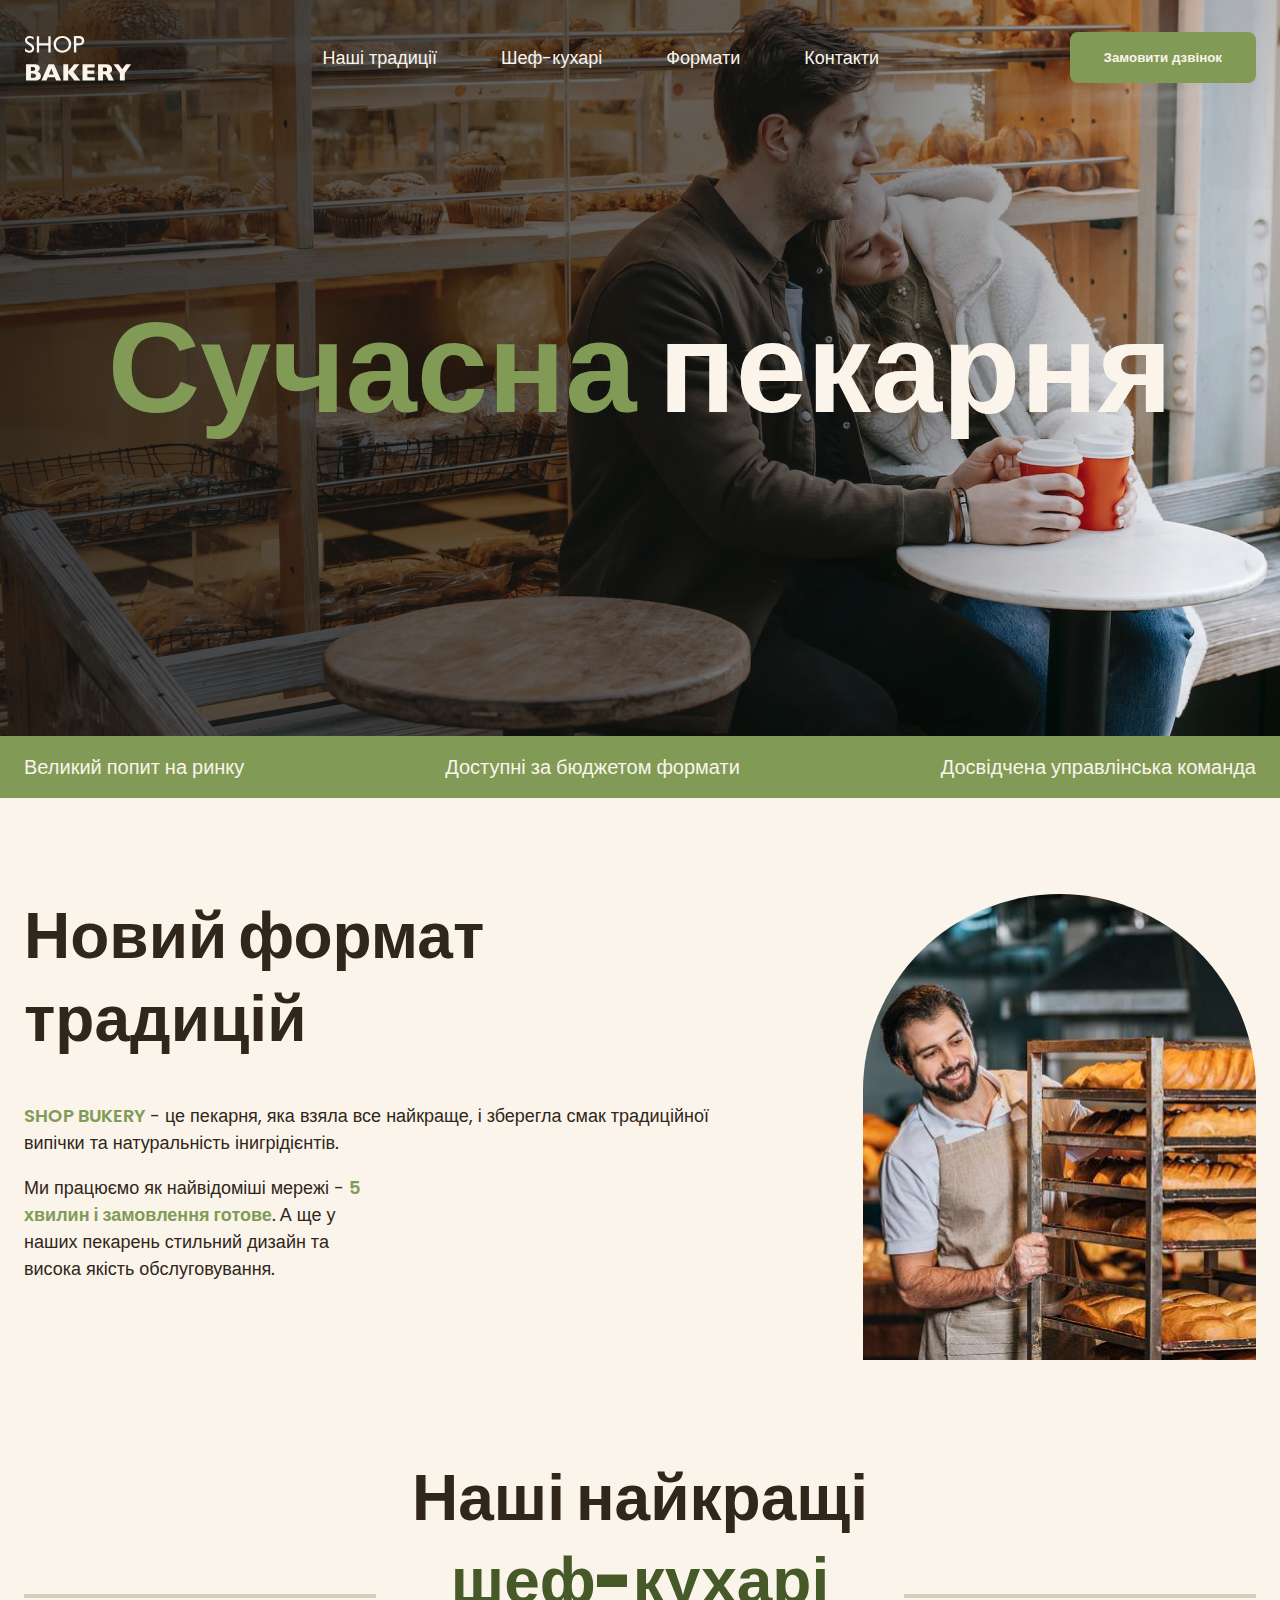
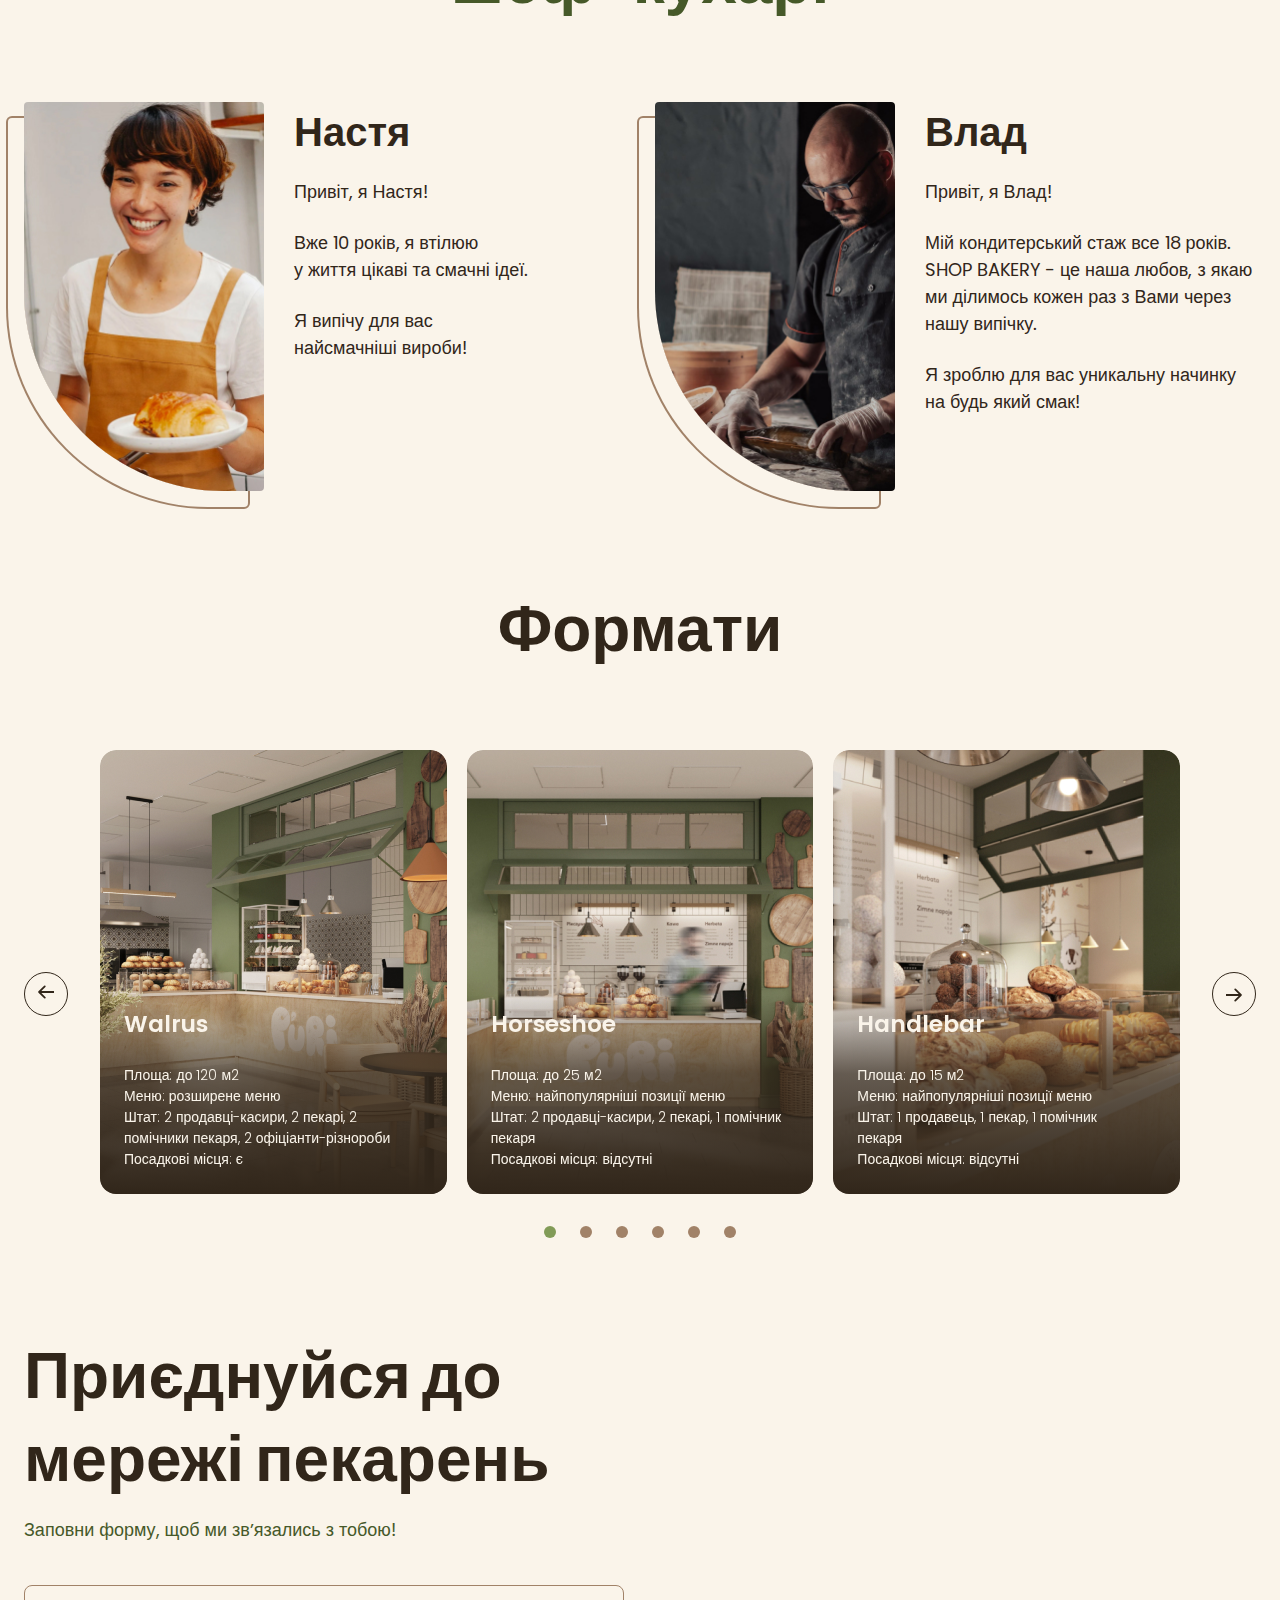
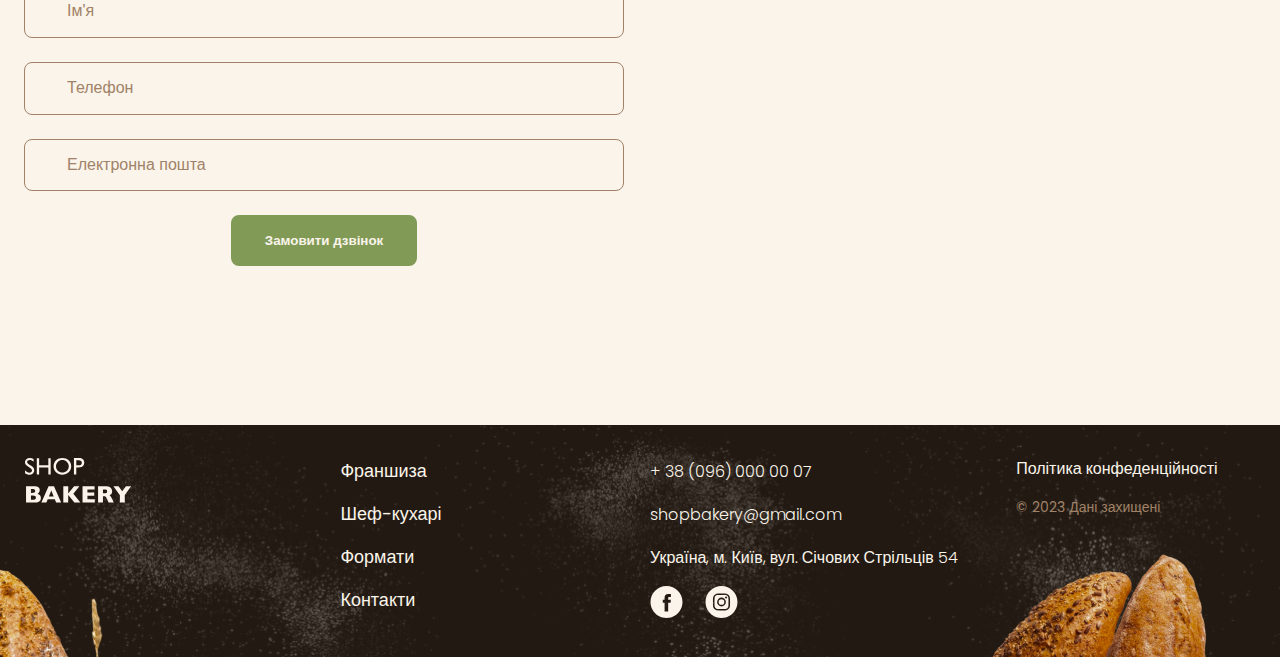
<file: index.html>
<!DOCTYPE html>
<html lang="uk">
  <head>
    <meta charset="UTF-8" />
    <meta name="viewport" content="width=device-width, initial-scale=1.0" />
    <title>Сучасна пекарня</title>
    <link rel="stylesheet" href="./src/css/main.css" />
    <link
      rel="stylesheet"
      href="https://cdn.jsdelivr.net/npm/swiper@11/swiper-bundle.min.css"
    />
  </head>
  <body>
    <header class="header">
      <div class="container">
        <div class="header__container">
          <nav class="header__nav">
            <a href="./src/index.html">
              <img src="./src/images/logo.svg" alt="Логотип сучасної пекарні" />
            </a>
            <ul class="header__menu">
              <li>
                <a class="menu-link first" href="#traditions-section"
                  >Наші традиції</a
                >
              </li>
              <li><a class="menu-link" href="#chefs-section">Шеф-кухарі</a></li>
              <li><a class="menu-link" href="#formats-section">Формати</a></li>
              <li>
                <a class="menu-link" href="#contact-section">Контакти</a>
              </li>
            </ul>
          </nav>
          <button class="header__button button modal-btn-open" type="button">
            Замовити дзвінок
          </button>
          <button class="header__burger menu-btn-open" type="button">
            <svg width="24" height="24">
              <use href="./src/images/icons.svg#icon-menu"></use>
            </svg>
          </button>
          <div class="mobile-menu">
            <nav class="mobile-menu__nav">
              <a class="mobile-menu__icon-link" href="./index.html">
                <svg class="mobile-menu__icon" width="114" height="56">
                  <use href="./src/images/icons.svg#icon-logo"></use>
                </svg>
              </a>
              <ul class="mobile-menu__menu">
                <li>
                  <a
                    class="mobile-menu__link menu-link first"
                    href="#traditions-section"
                    >Наші традиції</a
                  >
                </li>
                <li>
                  <a class="mobile-menu__link menu-link" href="#chefs-section"
                    >Шеф-кухарі</a
                  >
                </li>
                <li>
                  <a class="mobile-menu__link menu-link" href="#formats-section"
                    >Формати</a
                  >
                </li>
                <li>
                  <a class="mobile-menu__link menu-link" href="#contact-section"
                    >Контакти</a
                  >
                </li>
              </ul>
            </nav>
            <button class="mobile-menu__btn-close menu-btn-close" type="button">
              <svg width="32" height="32">
                <use href="./src/images/icons.svg#icon-close"></use>
              </svg>
            </button>
            <img
              class="mobile-menu__decor-img"
              src="./src/images/mobile-menu-decor.png"
              alt="Хліб"
            />
          </div>
        </div>
      </div>
    </header>
    <main>
      <section class="hero-section">
        <div class="container">
          <h1 class="hero-section__title">
            <span class="text-brand">Сучасна</span> пекарня
          </h1>
          <button
            class="hero-section__button button modal-btn-open-mobile"
            type="button"
          >
            Замовити дзвінок
          </button>
        </div>
      </section>
      <section class="advantages-section">
        <div class="container">
          <h2 class="visually-hidden">Наші переваги</h2>
          <ul class="advantages-section__list">
            <li class="advantages-section__item">Великий попит на ринку</li>
            <li class="advantages-section__item">
              Доступні за бюджетом формати
            </li>
            <li class="advantages-section__item">
              Досвідчена управлінська команда
            </li>
          </ul>
        </div>
      </section>
      <section class="traditions-section section" id="traditions-section">
        <div class="container">
          <div class="traditions-section__container">
            <div class="traditions-section__content">
              <h2 class="traditions-section__title section__title">
                Новий формат традицій
              </h2>
              <p class="traditions-section__text">
                <span class="text-brand text-bold text-uppercase"
                  >shop bukery</span
                >
                - це пекарня, яка взяла все найкраще, і зберегла смак
                традиційної випічки та натуральність інигрідієнтів.
              </p>
              <p
                class="traditions-section__text traditions-section__text--limited"
              >
                Ми працюємо як найвідоміші мережі -
                <span class="text-brand text-bold"
                  >5 хвилин і замовлення готове</span
                >. А ще у наших пекарень стильний дизайн та висока якість
                обслуговування.
              </p>
            </div>
            <img
              srcset="
                ./src/images/man-with-bakery.jpg    1x,
                ./src/images/man-with-bakery@2x.jpg 2x
              "
              src="./src/images/man-with-bakery.jpg"
              alt="Чоловік пекар дивиться на батони із посмішкою"
              class="traditions-section__image"
            />
          </div>
        </div>
      </section>
      <section class="chefs-section section" id="chefs-section">
        <div class="container">
          <h2
            class="chefs-section__title section__title section__title--centered"
          >
            Наші найкращі <br />
            <span class="text-dark-brand">шеф-кухарі</span>
          </h2>
          <ul class="chefs-section__list">
            <li class="chefs-section__item">
              <article class="chef-card">
                <img
                  class="chef-card__photo"
                  src="./src/images/nastya-chef.jpg"
                  alt="Nastya chef"
                />
                <div>
                  <h3 class="chef-card__title">Настя</h3>
                  <p class="chef-card__text">Привіт, я Настя!</p>
                  <p class="chef-card__text">
                    Вже 10 років, я втілюю <br />
                    у життя цікаві та смачні ідеї.
                  </p>
                  <p class="chef-card__text">
                    Я випічу для вас <br />
                    найсмачніші вироби!
                  </p>
                </div>
              </article>
            </li>
            <li class="chefs-section__item">
              <article class="chef-card">
                <img
                  class="chef-card__photo"
                  src="./src/images/vlad-chef.jpg"
                  alt="Vlad chef"
                />
                <div>
                  <h3 class="chef-card__title">Влад</h3>
                  <p class="chef-card__text">Привіт, я Влад!</p>
                  <p class="chef-card__text">
                    Мій кондитерський стаж все 18 років.
                    <span class="text-uppercase">shop bakery</span> - це наша
                    любов, з якаю ми ділимось кожен раз з Вами через нашу
                    випічку.
                  </p>
                  <p class="chef-card__text">
                    Я зроблю для вас уникальну начинку на будь який смак!
                  </p>
                </div>
              </article>
            </li>
          </ul>
        </div>
      </section>
      <section class="formats-section section" id="formats-section">
        <div class="container">
          <h2
            class="formats-section__title section__title section__title--centered"
          >
            Формати
          </h2>
          <div class="formats-section__slider">
            <button
              class="formats-section__button carousel-button prev"
              type="button"
            >
              <svg width="16" height="16">
                <use href="./src/images/icons.svg#icon-arrow"></use>
              </svg>
            </button>
            <div class="formats-section__container swiper-container">
              <ul class="formats-section__list swiper-wrapper">
                <li class="swiper-slide">
                  <article class="format-card">
                    <div class="format-card__container">
                      <img
                        class="format-card__image"
                        src="./src/images/walrus-format.jpg"
                        alt="Walrus format"
                      />
                      <h3 class="format-card__title" lang="en">Walrus</h3>
                      <p class="format-card__text">Площа: до 120 м2</p>
                      <p class="format-card__text">Меню: розширене меню</p>
                      <p class="format-card__text">
                        Штат: 2 продавці-касири, 2 пекарі, 2 помічники пекаря, 2
                        офіціанти-різнороби
                      </p>
                      <p class="format-card__text">Посадкові місця: є</p>
                    </div>
                  </article>
                </li>
                <li class="swiper-slide">
                  <article class="format-card">
                    <div class="format-card__container">
                      <img
                        class="format-card__image"
                        src="./src/images/horseshoe-format.jpg"
                        alt="Horseshoe format"
                      />
                      <h3 class="format-card__title" lang="en">Horseshoe</h3>
                      <p class="format-card__text">Площа: до 25 м2</p>
                      <p class="format-card__text">
                        Меню: найпопулярніші позиції меню
                      </p>
                      <p class="format-card__text">
                        Штат: 2 продавці-касири, 2 пекарі, 1 помічник пекаря
                      </p>
                      <p class="format-card__text">Посадкові місця: відсутні</p>
                    </div>
                  </article>
                </li>
                <li class="swiper-slide">
                  <article class="format-card">
                    <div class="format-card__container">
                      <img
                        class="format-card__image"
                        src="./src/images/handlebar-format.jpg"
                        alt="Handlebar format"
                      />
                      <h3 class="format-card__title" lang="en">Handlebar</h3>
                      <p class="format-card__text">Площа: до 15 м2</p>
                      <p class="format-card__text">
                        Меню: найпопулярніші позиції меню
                      </p>
                      <p class="format-card__text">
                        Штат: 1 продавець, 1 пекар, 1 помічник <br />
                        пекаря
                      </p>
                      <p class="format-card__text">Посадкові місця: відсутні</p>
                    </div>
                  </article>
                </li>
                <li class="swiper-slide">
                  <article class="format-card">
                    <div class="format-card__container">
                      <img
                        class="format-card__image"
                        src="./src/images/walrus-format.jpg"
                        alt="Walrus format"
                      />
                      <h3 class="format-card__title" lang="en">Walrus</h3>
                      <p class="format-card__text">Площа: до 120 м2</p>
                      <p class="format-card__text">Меню: розширене меню</p>
                      <p class="format-card__text">
                        Штат: 2 продавці-касири, 2 пекарі, 2 помічники пекаря, 2
                        офіціанти-різнороби
                      </p>
                      <p class="format-card__text">Посадкові місця: є</p>
                    </div>
                  </article>
                </li>
                <li class="swiper-slide">
                  <article class="format-card">
                    <div class="format-card__container">
                      <img
                        class="format-card__image"
                        src="./src/images/horseshoe-format.jpg"
                        alt="Horseshoe format"
                      />
                      <h3 class="format-card__title" lang="en">Horseshoe</h3>
                      <p class="format-card__text">Площа: до 25 м2</p>
                      <p class="format-card__text">
                        Меню: найпопулярніші позиції меню
                      </p>
                      <p class="format-card__text">
                        Штат: 2 продавці-касири, 2 пекарі, 1 помічник пекаря
                      </p>
                      <p class="format-card__text">Посадкові місця: відсутні</p>
                    </div>
                  </article>
                </li>
                <li class="swiper-slide">
                  <article class="format-card">
                    <div class="format-card__container">
                      <img
                        class="format-card__image"
                        src="./src/images/handlebar-format.jpg"
                        alt="Handlebar format"
                      />
                      <h3 class="format-card__title" lang="en">Handlebar</h3>
                      <p class="format-card__text">Площа: до 15 м2</p>
                      <p class="format-card__text">
                        Меню: найпопулярніші позиції меню
                      </p>
                      <p class="format-card__text">
                        Штат: 1 продавець, 1 пекар, 1 помічник <br />
                        пекаря
                      </p>
                      <p class="format-card__text">Посадкові місця: відсутні</p>
                    </div>
                  </article>
                </li>
              </ul>
              <div class="pagination">
                <span class="pagination__button"></span>
              </div>
            </div>
            <button
              class="formats-section__button carousel-button next rotate"
              type="button"
            >
              <svg width="16" height="16">
                <use href="./src/images/icons.svg#icon-arrow"></use>
              </svg>
            </button>
          </div>
        </div>
      </section>
      <section class="contact-section section" id="contact-section">
        <div class="container">
          <div class="contact-section__container">
            <div class="contact-section__form">
              <h2 class="contact-section__title section__title">
                Приєднуйся до мережі пекарень
              </h2>
              <p class="contact-section__text">
                Заповни форму, щоб ми звʼязались з тобою!
              </p>
              <form name="contact-section__form">
                <div class="contact-section__form-field input">
                  <label class="input__lable visually-hidden" for="user-name">
                    Ім'я
                  </label>
                  <input
                    class="input__control"
                    type="text"
                    name="user-name"
                    id="user-name"
                    placeholder="Ім'я"
                  />
                </div>
                <div class="contact-section__form-field input">
                  <label class="input__lable visually-hidden" for="user-phone">
                    Телефон
                  </label>
                  <input
                    class="input__control"
                    type="tel"
                    name="user-phone"
                    id="user-phone"
                    placeholder="Телефон"
                  />
                </div>
                <div class="contact-section__form-field input">
                  <label class="input__lable visually-hidden" for="user-email">
                    Електронна пошта
                  </label>
                  <input
                    class="input__control"
                    type="email"
                    name="user-email"
                    id="user-email"
                    placeholder="Електронна пошта"
                  />
                </div>
                <button type="submit" class="contact-section__button button">
                  Замовити дзвінок
                </button>
                <p class="form-terms">
                  Натискаючи на кнопку я погоджуюсь
                  <a class="form-terms__link" href="#"
                    >з політикою конфіденційності</a
                  >
                </p>
              </form>
            </div>
            <iframe
              class="contact-section__map"
              src="https://www.google.com/maps/embed?pb=!1m18!1m12!1m3!1d2540.1640531314047!2d30.491233500000003!3d50.4566697!2m3!1f0!2f0!3f0!3m2!1i1024!2i768!4f13.1!3m3!1m2!1s0x40d4ce637bfe1717%3A0x5370c2254ad1b952!2z0YPQuy4g0KHQtdGH0LXQstGL0YUg0KHRgtGA0LXQu9GM0YbQvtCyLCA1NCwg0JrQuNC10LIsIDAyMDAw!5e0!3m2!1sru!2sua!4v1703539990725!5m2!1sru!2sua"
              allowfullscreen=""
              loading="lazy"
              referrerpolicy="no-referrer-when-downgrade"
            ></iframe>
          </div>
        </div>
      </section>
    </main>
    <footer class="footer">
      <div class="container">
        <div class="footer__container">
          <nav class="footer__nav">
            <div class="footer__logo">
              <a href="./index.html">
                <img
                  src="./src/images/logo.svg"
                  alt="Логотип сучасної пекарні"
                />
              </a>
            </div>
            <ul class="footer__menu">
              <li>
                <a class="menu-link first" href="#">Франшиза</a>
              </li>
              <li><a class="menu-link" href="#chefs-section">Шеф-кухарі</a></li>
              <li><a class="menu-link" href="#formats-section">Формати</a></li>
              <li>
                <a class="menu-link" href="#contact-section">Контакти</a>
              </li>
            </ul>
          </nav>
          <address class="footer__address">
            <ul class="footer__address-list">
              <li>
                <a class="footer__address-link" href="tel:+380960000007">
                  + 38 (096) 000 00 07
                </a>
              </li>
              <li>
                <a
                  class="footer__address-link"
                  href="mailto:shopbakery@gmail.com"
                >
                  shopbakery@gmail.com
                </a>
              </li>
              <li>
                <a
                  class="footer__address-link"
                  href="https://maps.app.goo.gl/MYM3tRZ3UVz25qGt8"
                  target="_blank"
                >
                  Україна, м. Київ, вул. Січових Стрільців 54
                </a>
              </li>
              <div class="footer__address-icon-container">
                <li>
                  <a href="#" target="_blank">
                    <svg class="footer__address-icon" width="33" height="32">
                      <use href="./src/images/icons.svg#icon-facebook"></use>
                    </svg>
                  </a>
                </li>
                <li>
                  <a href="#" target="_blank">
                    <svg class="footer__address-icon" width="33" height="32">
                      <use href="./src/images/icons.svg#icon-instagram"></use>
                    </svg>
                  </a>
                </li>
              </div>
            </ul>
            <div class="footer__address-info">
              <a class="footer__address-link" href="#" target="_blank">
                Політика конфеденційності
              </a>
              <p class="footer__address-copyright">&copy; 2023 Дані захищені</p>
            </div>
          </address>
        </div>
      </div>
    </footer>

    <div class="backdrop is-hidden">
      <div class="modal">
        <button class="modal__btn-close modal-btn-close" type="button">
          <svg width="32" height="32">
            <use href="./src/images/icons.svg#icon-close"></use>
          </svg>
        </button>
        <h2 class="modal__title">Замовити дзвінок</h2>
        <p class="modal__text">
          Залишіть заявку та наш спеціаліст зв'яжеться з Вами!
        </p>
        <form name="modal-form">
          <div class="modal__form-field input">
            <label class="input__lable visually-hidden" for="user-name">
              Ім'я
            </label>
            <input
              class="input__control"
              type="text"
              name="user-name"
              id="user-name"
              placeholder="Ім'я"
            />
          </div>

          <div class="modal__form-field input">
            <label class="input__lable visually-hidden" for="user-phone">
              Телефон
            </label>
            <input
              class="input__control"
              type="tel"
              name="user-phone"
              id="user-phone"
              placeholder="Телефон"
            />
          </div>

          <div class="modal__form-field input">
            <label class="input__lable visually-hidden" for="user-email">
              Електронна пошта
            </label>
            <input
              class="input__control"
              type="email"
              name="user-email"
              id="user-email"
              placeholder="Електронна пошта"
            />
          </div>

          <button type="submit" class="button modal__button">
            Замовити дзвінок
          </button>
          <p class="form-terms">
            Натискаючи на кнопку я погоджуюсь
            <a class="form-terms__link" href="#"
              >з політикою конфіденційності</a
            >
          </p>
        </form>
      </div>
    </div>

    <script src="https://cdn.jsdelivr.net/npm/swiper@11/swiper-bundle.min.js"></script>
    <script src="./src/js/formats-slider.js"></script>
    <script src="./src/js/mobile-menu.js"></script>
    <script src="./src/js/modal.js"></script>
  </body>
</html>
</file>
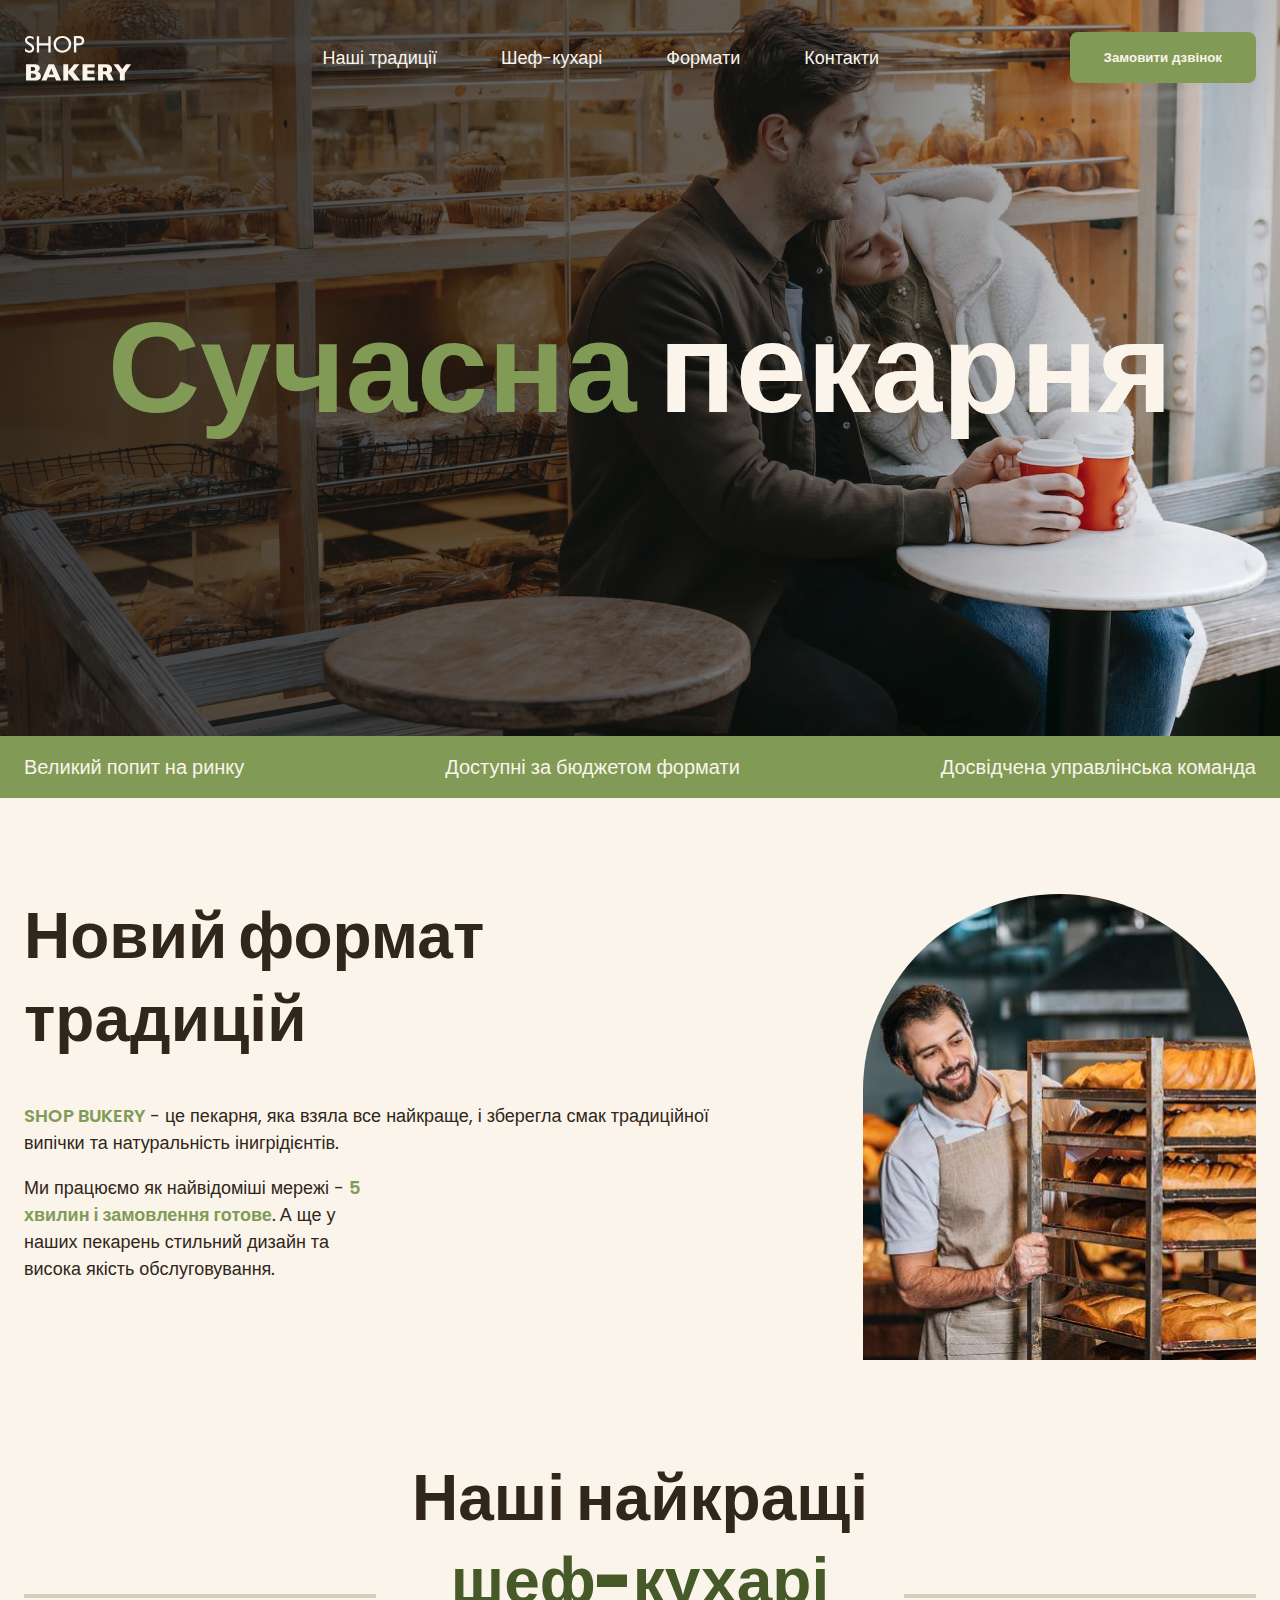
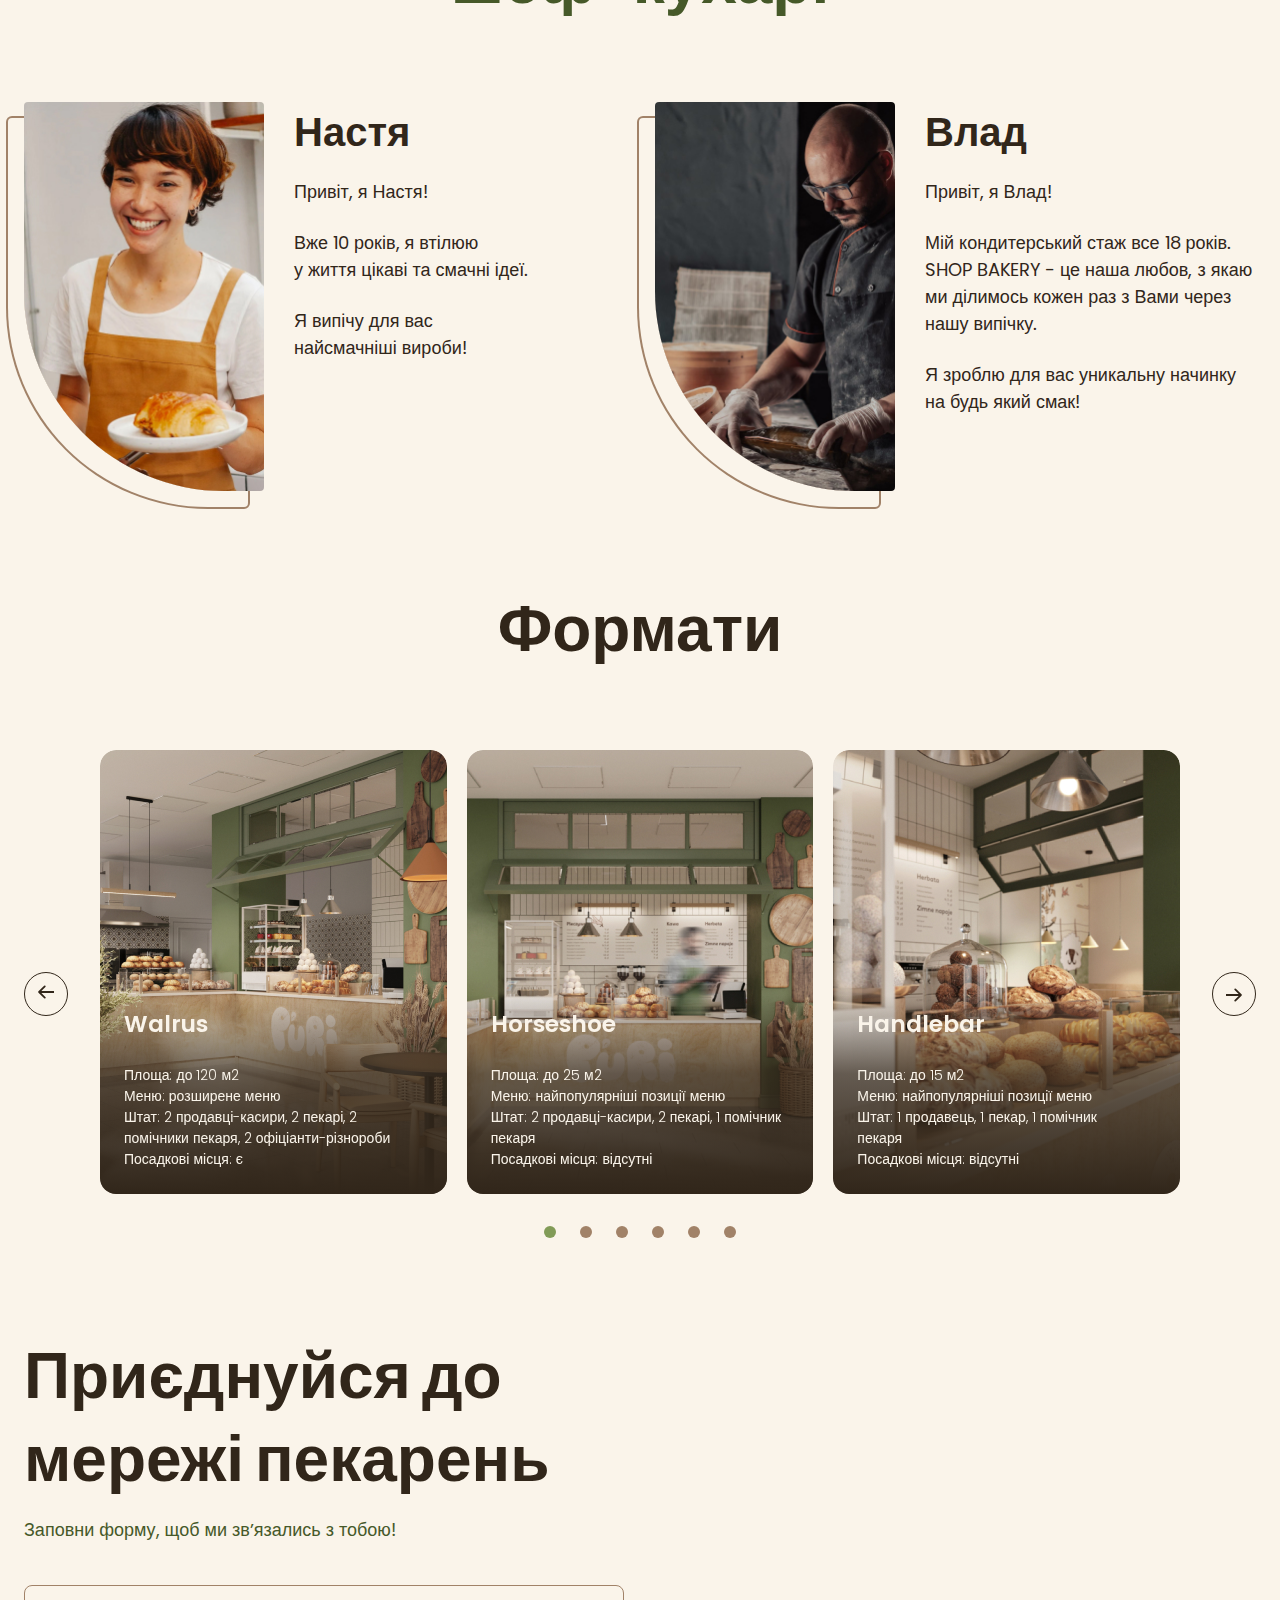
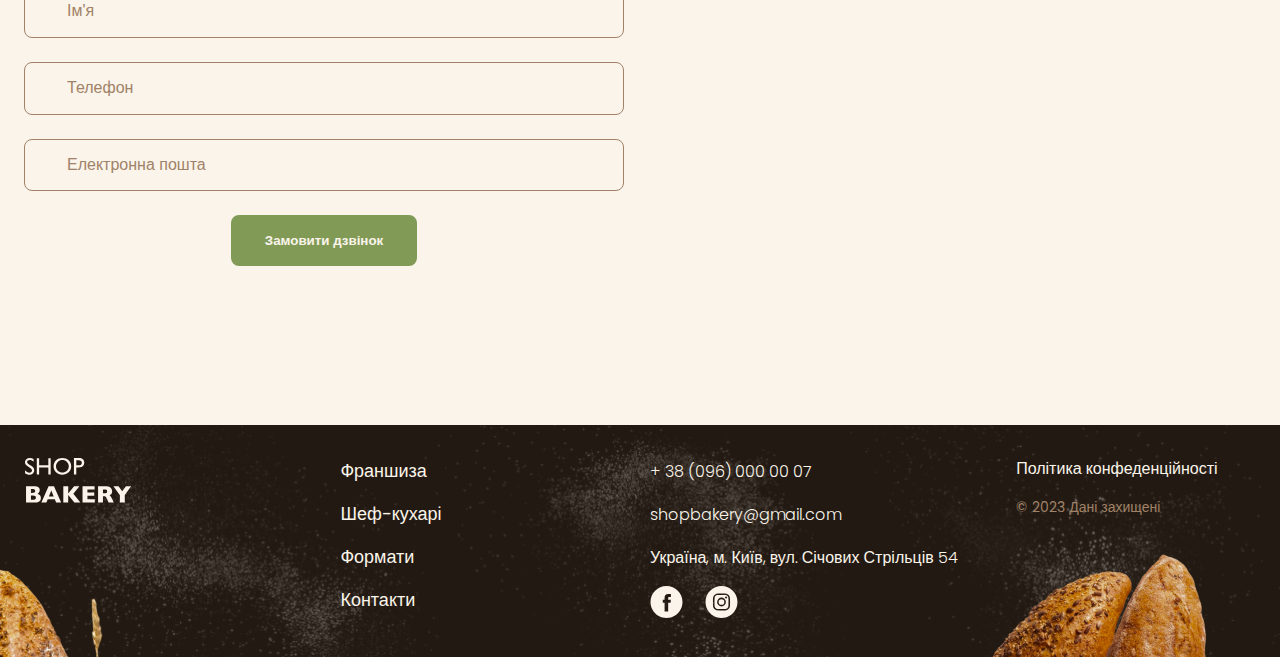
<file: src/index.html>
<!DOCTYPE html>
<html lang="uk">
  <head>
    <meta charset="UTF-8" />
    <meta name="viewport" content="width=device-width, initial-scale=1.0" />
    <title>Сучасна пекарня</title>
    <link rel="stylesheet" href="./css/main.css" />
    <link
      rel="stylesheet"
      href="https://cdn.jsdelivr.net/npm/swiper@11/swiper-bundle.min.css"
    />
  </head>
  <body>
    <header class="header">
      <div class="container">
        <div class="header__container">
          <nav class="header__nav">
            <a href="./index.html">
              <img src="./images/logo.svg" alt="Логотип сучасної пекарні" />
            </a>
            <ul class="header__menu">
              <li>
                <a class="menu-link first" href="#traditions-section"
                  >Наші традиції</a
                >
              </li>
              <li><a class="menu-link" href="#chefs-section">Шеф-кухарі</a></li>
              <li><a class="menu-link" href="#formats-section">Формати</a></li>
              <li>
                <a class="menu-link" href="#contact-section">Контакти</a>
              </li>
            </ul>
          </nav>
          <button class="header__button button modal-btn-open" type="button">
            Замовити дзвінок
          </button>
          <button class="header__burger menu-btn-open" type="button">
            <svg width="24" height="24">
              <use href="./images/icons.svg#icon-menu"></use>
            </svg>
          </button>
          <div class="mobile-menu">
            <nav class="mobile-menu__nav">
              <a class="mobile-menu__icon-link" href="./index.html">
                <svg class="mobile-menu__icon" width="114" height="56">
                  <use href="./images/icons.svg#icon-logo"></use>
                </svg>
              </a>
              <ul class="mobile-menu__menu">
                <li>
                  <a
                    class="mobile-menu__link menu-link first"
                    href="#traditions-section"
                    >Наші традиції</a
                  >
                </li>
                <li>
                  <a class="mobile-menu__link menu-link" href="#chefs-section"
                    >Шеф-кухарі</a
                  >
                </li>
                <li>
                  <a class="mobile-menu__link menu-link" href="#formats-section"
                    >Формати</a
                  >
                </li>
                <li>
                  <a class="mobile-menu__link menu-link" href="#contact-section"
                    >Контакти</a
                  >
                </li>
              </ul>
            </nav>
            <button class="mobile-menu__btn-close menu-btn-close" type="button">
              <svg width="32" height="32">
                <use href="./images/icons.svg#icon-close"></use>
              </svg>
            </button>
            <img class="mobile-menu__decor-img" src="./images/mobile-menu-decor.png" alt="Хліб" />
          </div>
        </div>
      </div>
    </header>
    <main>
      <section class="hero-section">
        <div class="container">
          <h1 class="hero-section__title">
            <span class="text-brand">Сучасна</span> пекарня
          </h1>
          <button
            class="hero-section__button button modal-btn-open-mobile"
            type="button"
          >
            Замовити дзвінок
          </button>
        </div>
      </section>
      <section class="advantages-section">
        <div class="container">
          <h2 class="visually-hidden">Наші переваги</h2>
          <ul class="advantages-section__list">
            <li class="advantages-section__item">Великий попит на ринку</li>
            <li class="advantages-section__item">
              Доступні за бюджетом формати
            </li>
            <li class="advantages-section__item">
              Досвідчена управлінська команда
            </li>
          </ul>
        </div>
      </section>
      <section class="traditions-section section" id="traditions-section">
        <div class="container">
          <div class="traditions-section__container">
            <div class="traditions-section__content">
              <h2 class="traditions-section__title section__title">
                Новий формат традицій
              </h2>
              <p class="traditions-section__text">
                <span class="text-brand text-bold text-uppercase"
                  >shop bukery</span
                >
                - це пекарня, яка взяла все найкраще, і зберегла смак
                традиційної випічки та натуральність інигрідієнтів.
              </p>
              <p
                class="traditions-section__text traditions-section__text--limited"
              >
                Ми працюємо як найвідоміші мережі -
                <span class="text-brand text-bold"
                  >5 хвилин і замовлення готове</span
                >. А ще у наших пекарень стильний дизайн та висока якість
                обслуговування.
              </p>
            </div>
            <img
              srcset="
                ./images/man-with-bakery.jpg    1x,
                ./images/man-with-bakery@2x.jpg 2x
              "
              src="./images/man-with-bakery.jpg"
              alt="Чоловік пекар дивиться на батони із посмішкою"
              class="traditions-section__image"
            />
          </div>
        </div>
      </section>
      <section class="chefs-section section" id="chefs-section">
        <div class="container">
          <h2
            class="chefs-section__title section__title section__title--centered"
          >
            Наші найкращі <br />
            <span class="text-dark-brand">шеф-кухарі</span>
          </h2>
          <ul class="chefs-section__list">
            <li class="chefs-section__item">
              <article class="chef-card">
                <img
                  class="chef-card__photo"
                  src="./images/nastya-chef.jpg"
                  alt="Nastya chef"
                />
                <div>
                  <h3 class="chef-card__title">Настя</h3>
                  <p class="chef-card__text">Привіт, я Настя!</p>
                  <p class="chef-card__text">
                    Вже 10 років, я втілюю <br />
                    у життя цікаві та смачні ідеї.
                  </p>
                  <p class="chef-card__text">
                    Я випічу для вас <br />
                    найсмачніші вироби!
                  </p>
                </div>
              </article>
            </li>
            <li class="chefs-section__item">
              <article class="chef-card">
                <img
                  class="chef-card__photo"
                  src="./images/vlad-chef.jpg"
                  alt="Vlad chef"
                />
                <div>
                  <h3 class="chef-card__title">Влад</h3>
                  <p class="chef-card__text">Привіт, я Влад!</p>
                  <p class="chef-card__text">
                    Мій кондитерський стаж все 18 років.
                    <span class="text-uppercase">shop bakery</span> - це наша
                    любов, з якаю ми ділимось кожен раз з Вами через нашу
                    випічку.
                  </p>
                  <p class="chef-card__text">
                    Я зроблю для вас уникальну начинку на будь який смак!
                  </p>
                </div>
              </article>
            </li>
          </ul>
        </div>
      </section>
      <section class="formats-section section" id="formats-section">
        <div class="container">
          <h2
            class="formats-section__title section__title section__title--centered"
          >
            Формати
          </h2>
          <div class="formats-section__slider">
            <button
              class="formats-section__button carousel-button prev"
              type="button"
            >
              <svg width="16" height="16">
                <use href="./images/icons.svg#icon-arrow"></use>
              </svg>
            </button>
            <div class="formats-section__container swiper-container">
              <ul class="formats-section__list swiper-wrapper">
                <li class="swiper-slide">
                  <article class="format-card">
                    <div class="format-card__container">
                      <img
                        class="format-card__image"
                        src="./images/walrus-format.jpg"
                        alt="Walrus format"
                      />
                      <h3 class="format-card__title" lang="en">Walrus</h3>
                      <p class="format-card__text">Площа: до 120 м2</p>
                      <p class="format-card__text">Меню: розширене меню</p>
                      <p class="format-card__text">
                        Штат: 2 продавці-касири, 2 пекарі, 2 помічники пекаря, 2
                        офіціанти-різнороби
                      </p>
                      <p class="format-card__text">Посадкові місця: є</p>
                    </div>
                  </article>
                </li>
                <li class="swiper-slide">
                  <article class="format-card">
                    <div class="format-card__container">
                      <img
                        class="format-card__image"
                        src="./images/horseshoe-format.jpg"
                        alt="Horseshoe format"
                      />
                      <h3 class="format-card__title" lang="en">Horseshoe</h3>
                      <p class="format-card__text">Площа: до 25 м2</p>
                      <p class="format-card__text">
                        Меню: найпопулярніші позиції меню
                      </p>
                      <p class="format-card__text">
                        Штат: 2 продавці-касири, 2 пекарі, 1 помічник пекаря
                      </p>
                      <p class="format-card__text">Посадкові місця: відсутні</p>
                    </div>
                  </article>
                </li>
                <li class="swiper-slide">
                  <article class="format-card">
                    <div class="format-card__container">
                      <img
                        class="format-card__image"
                        src="./images/handlebar-format.jpg"
                        alt="Handlebar format"
                      />
                      <h3 class="format-card__title" lang="en">Handlebar</h3>
                      <p class="format-card__text">Площа: до 15 м2</p>
                      <p class="format-card__text">
                        Меню: найпопулярніші позиції меню
                      </p>
                      <p class="format-card__text">
                        Штат: 1 продавець, 1 пекар, 1 помічник <br />
                        пекаря
                      </p>
                      <p class="format-card__text">Посадкові місця: відсутні</p>
                    </div>
                  </article>
                </li>
                <li class="swiper-slide">
                  <article class="format-card">
                    <div class="format-card__container">
                      <img
                        class="format-card__image"
                        src="./images/walrus-format.jpg"
                        alt="Walrus format"
                      />
                      <h3 class="format-card__title" lang="en">Walrus</h3>
                      <p class="format-card__text">Площа: до 120 м2</p>
                      <p class="format-card__text">Меню: розширене меню</p>
                      <p class="format-card__text">
                        Штат: 2 продавці-касири, 2 пекарі, 2 помічники пекаря, 2
                        офіціанти-різнороби
                      </p>
                      <p class="format-card__text">Посадкові місця: є</p>
                    </div>
                  </article>
                </li>
                <li class="swiper-slide">
                  <article class="format-card">
                    <div class="format-card__container">
                      <img
                        class="format-card__image"
                        src="./images/horseshoe-format.jpg"
                        alt="Horseshoe format"
                      />
                      <h3 class="format-card__title" lang="en">Horseshoe</h3>
                      <p class="format-card__text">Площа: до 25 м2</p>
                      <p class="format-card__text">
                        Меню: найпопулярніші позиції меню
                      </p>
                      <p class="format-card__text">
                        Штат: 2 продавці-касири, 2 пекарі, 1 помічник пекаря
                      </p>
                      <p class="format-card__text">Посадкові місця: відсутні</p>
                    </div>
                  </article>
                </li>
                <li class="swiper-slide">
                  <article class="format-card">
                    <div class="format-card__container">
                      <img
                        class="format-card__image"
                        src="./images/handlebar-format.jpg"
                        alt="Handlebar format"
                      />
                      <h3 class="format-card__title" lang="en">Handlebar</h3>
                      <p class="format-card__text">Площа: до 15 м2</p>
                      <p class="format-card__text">
                        Меню: найпопулярніші позиції меню
                      </p>
                      <p class="format-card__text">
                        Штат: 1 продавець, 1 пекар, 1 помічник <br />
                        пекаря
                      </p>
                      <p class="format-card__text">Посадкові місця: відсутні</p>
                    </div>
                  </article>
                </li>
              </ul>
              <div class="pagination">
                <span class="pagination__button"></span>
              </div>
            </div>
            <button
              class="formats-section__button carousel-button next rotate"
              type="button"
            >
              <svg width="16" height="16">
                <use href="./images/icons.svg#icon-arrow"></use>
              </svg>
            </button>
          </div>
        </div>
      </section>
      <section class="contact-section section" id="contact-section">
        <div class="container">
          <div class="contact-section__container">
            <div class="contact-section__form">
              <h2 class="contact-section__title section__title">
                Приєднуйся до мережі пекарень
              </h2>
              <p class="contact-section__text">
                Заповни форму, щоб ми звʼязались з тобою!
              </p>
              <form name="contact-section__form">
                <div class="contact-section__form-field input">
                  <label class="input__lable visually-hidden" for="user-name">
                    Ім'я
                  </label>
                  <input
                    class="input__control"
                    type="text"
                    name="user-name"
                    id="user-name"
                    placeholder="Ім'я"
                  />
                </div>
                <div class="contact-section__form-field input">
                  <label class="input__lable visually-hidden" for="user-phone">
                    Телефон
                  </label>
                  <input
                    class="input__control"
                    type="tel"
                    name="user-phone"
                    id="user-phone"
                    placeholder="Телефон"
                  />
                </div>
                <div class="contact-section__form-field input">
                  <label class="input__lable visually-hidden" for="user-email">
                    Електронна пошта
                  </label>
                  <input
                    class="input__control"
                    type="email"
                    name="user-email"
                    id="user-email"
                    placeholder="Електронна пошта"
                  />
                </div>
                <button type="submit" class="contact-section__button button">
                  Замовити дзвінок
                </button>
                <p class="form-terms">
                  Натискаючи на кнопку я погоджуюсь
                  <a class="form-terms__link" href="#"
                    >з політикою конфіденційності</a
                  >
                </p>
              </form>
            </div>
            <iframe
              class="contact-section__map"
              src="https://www.google.com/maps/embed?pb=!1m18!1m12!1m3!1d2540.1640531314047!2d30.491233500000003!3d50.4566697!2m3!1f0!2f0!3f0!3m2!1i1024!2i768!4f13.1!3m3!1m2!1s0x40d4ce637bfe1717%3A0x5370c2254ad1b952!2z0YPQuy4g0KHQtdGH0LXQstGL0YUg0KHRgtGA0LXQu9GM0YbQvtCyLCA1NCwg0JrQuNC10LIsIDAyMDAw!5e0!3m2!1sru!2sua!4v1703539990725!5m2!1sru!2sua"
              allowfullscreen=""
              loading="lazy"
              referrerpolicy="no-referrer-when-downgrade"
            ></iframe>
          </div>
        </div>
      </section>
    </main>
    <footer class="footer">
      <div class="container">
        <div class="footer__container">
          <nav class="footer__nav">
            <div class="footer__logo">
              <a href="./index.html">
                <img src="./images/logo.svg" alt="Логотип сучасної пекарні" />
              </a>
            </div>
            <ul class="footer__menu">
              <li>
                <a class="menu-link first" href="#">Франшиза</a>
              </li>
              <li><a class="menu-link" href="#chefs-section">Шеф-кухарі</a></li>
              <li><a class="menu-link" href="#formats-section">Формати</a></li>
              <li>
                <a class="menu-link" href="#contact-section">Контакти</a>
              </li>
            </ul>
          </nav>
          <address class="footer__address">
            <ul class="footer__address-list">
              <li>
                <a class="footer__address-link" href="tel:+380960000007">
                  + 38 (096) 000 00 07
                </a>
              </li>
              <li>
                <a
                  class="footer__address-link"
                  href="mailto:shopbakery@gmail.com"
                >
                  shopbakery@gmail.com
                </a>
              </li>
              <li>
                <a
                  class="footer__address-link"
                  href="https://maps.app.goo.gl/MYM3tRZ3UVz25qGt8"
                  target="_blank"
                >
                  Україна, м. Київ, вул. Січових Стрільців 54
                </a>
              </li>
              <div class="footer__address-icon-container">
                <li>
                  <a href="#" target="_blank">
                    <svg class="footer__address-icon" width="33" height="32">
                      <use href="./images/icons.svg#icon-facebook"></use>
                    </svg>
                  </a>
                </li>
                <li>
                  <a href="#" target="_blank">
                    <svg class="footer__address-icon" width="33" height="32">
                      <use href="./images/icons.svg#icon-instagram"></use>
                    </svg>
                  </a>
                </li>
              </div>
            </ul>
            <div class="footer__address-info">
              <a class="footer__address-link" href="#" target="_blank">
                Політика конфеденційності
              </a>
              <p class="footer__address-copyright">&copy; 2023 Дані захищені</p>
            </div>
          </address>
        </div>
      </div>
    </footer>

    <div class="backdrop is-hidden">
      <div class="modal">
        <button class="modal__btn-close modal-btn-close" type="button">
          <svg width="32" height="32">
            <use href="./images/icons.svg#icon-close"></use>
          </svg>
        </button>
        <h2 class="modal__title">Замовити дзвінок</h2>
        <p class="modal__text">
          Залишіть заявку та наш спеціаліст зв'яжеться з Вами!
        </p>
        <form name="modal-form">
          <div class="modal__form-field input">
            <label class="input__lable visually-hidden" for="user-name">
              Ім'я
            </label>
            <input
              class="input__control"
              type="text"
              name="user-name"
              id="user-name"
              placeholder="Ім'я"
            />
          </div>

          <div class="modal__form-field input">
            <label class="input__lable visually-hidden" for="user-phone">
              Телефон
            </label>
            <input
              class="input__control"
              type="tel"
              name="user-phone"
              id="user-phone"
              placeholder="Телефон"
            />
          </div>

          <div class="modal__form-field input">
            <label class="input__lable visually-hidden" for="user-email">
              Електронна пошта
            </label>
            <input
              class="input__control"
              type="email"
              name="user-email"
              id="user-email"
              placeholder="Електронна пошта"
            />
          </div>

          <button type="submit" class="button modal__button">
            Замовити дзвінок
          </button>
          <p class="form-terms">
            Натискаючи на кнопку я погоджуюсь
            <a class="form-terms__link" href="#"
              >з політикою конфіденційності</a
            >
          </p>
        </form>
      </div>
    </div>

    <script src="https://cdn.jsdelivr.net/npm/swiper@11/swiper-bundle.min.js"></script>
    <script src="../src/js/formats-slider.js"></script>
    <script src="../src/js/mobile-menu.js"></script>
    <script src="../src/js/modal.js"></script>
  </body>
</html>
</file>
<file: src/css/main.css>
@font-face{font-display:swap;font-family:"Poppins";font-weight:300;src:url("../fonts/poppins-v20-latin-300.woff2") format("woff2")}@font-face{font-display:swap;font-family:"Poppins";font-weight:400;src:url("../fonts/poppins-v20-latin-regular.woff2") format("woff2")}@font-face{font-display:swap;font-family:"Poppins";font-weight:600;src:url("../fonts/poppins-v20-latin-600.woff2") format("woff2")}@font-face{font-display:swap;font-family:"Poppins";font-weight:900;src:url("../fonts/poppins-v20-latin-900.woff2") format("woff2")}:root{--color-brand-normal: #819B57;--color-brand-dark: #465929;--color-brand-light: #CFCFBC;--primary-color-dark: #31261A;--primary-color-light: #FAF4EA;--color-secondary-dark: #A18268}.visually-hidden{position:absolute;left:-10000px;top:auto;width:1px;height:1px;overflow:hidden}.text-brand{color:var(--color-brand-normal)}.text-dark-brand{color:var(--color-brand-dark)}.text-bold{font-weight:600}.text-uppercase{text-transform:uppercase}h1,h2,h3,h4,h5,h6,p{margin-top:0}img{-o-object-fit:cover;object-fit:cover;display:block;max-width:100%;height:auto}*,*::after,*::before{box-sizing:border-box}body{background-color:var(--primary-color-light);color:var(--primary-color-dark);font-family:"Poppins",sans-serif;font-size:16px;font-weight:300;line-height:1.5;margin:0}@media screen and (min-width: 768px){body{font-size:18px;font-weight:400}}address{font-style:normal}ul{margin:0;padding:0;list-style-type:none}a{display:inline-block}.button{display:block;padding:16px 32px;color:var(--primary-color-light);font-weight:600;background-color:var(--color-brand-normal);border:2px solid var(--color-brand-normal);border-radius:8px;cursor:pointer;transition:color .3s,background-color .3s}.button:hover{color:var(--color-brand-dark);background-color:rgba(0,0,0,0)}.menu-link{color:var(--primary-color-light);text-decoration:none;text-align:center;transition:color .3s}.menu-link:hover{color:var(--color-brand-normal)}.carousel-button{display:flex;flex-shrink:0;align-items:center;justify-content:center;width:44px;height:44px;padding:0;background-color:rgba(0,0,0,0);border-radius:50%;fill:var(--primary-color-dark);border:1px solid var(--primary-color-dark);transition:fill .3s,background-color .3s}.carousel-button:hover{fill:var(--color-brand-light);background-color:var(--primary-color-dark)}.carousel-button.rotate{transform:rotate(180deg)}.input__lable{display:block}.input__control{padding:8px 24px;width:100%;font-size:16px;line-height:1.17;border:1px solid var(--color-secondary-dark);border-radius:8px;background-color:rgba(0,0,0,0)}@media screen and (min-width: 768px){.input__control{padding:16px 42px}}.input__control:focus{border-color:var(--color-brand-normal);outline:none}.input__control::-moz-placeholder{font-size:16px;line-height:1.17;color:var(--color-secondary-dark)}.input__control::placeholder{font-size:16px;line-height:1.17;color:var(--color-secondary-dark)}.input__control:focus::-moz-placeholder{color:var(--primary-color-dark)}.input__control:focus::placeholder{color:var(--primary-color-dark)}.section{padding:20px 0}@media screen and (min-width: 768px){.section{padding:48px 0}}.section__title{font-size:32px;font-weight:900;line-height:1.5}@media screen and (min-width: 768px){.section__title{font-size:64px;font-weight:900;line-height:1.3}}.section__title--centered{text-align:center}.container{max-width:1288px;margin:0 auto;padding:0 24px}.chef-card{display:flex;align-items:flex-start;gap:16px}@media screen and (min-width: 1280px){.chef-card{gap:30px}}.chef-card__title{margin-bottom:16px;font-size:24px;font-weight:600}@media screen and (min-width: 768px){.chef-card__title{font-size:40px}}.chef-card__photo{width:140px;border-radius:4px 4px 4px 200px;box-shadow:-10px 10px 0 0 var(--primary-color-light),-10px 10px 0 2px var(--color-secondary-dark)}@media screen and (min-width: 1280px){.chef-card__photo{width:240px;box-shadow:-16px 16px 0 0 var(--primary-color-light),-16px 16px 0 2px var(--color-secondary-dark)}}.chef-card__text{font-size:14px;margin-bottom:24px}@media screen and (min-width: 768px){.chef-card__text{font-size:18px}}.chef-card__text:last-child{margin-bottom:0}.format-card__container{margin:0 auto;position:relative;display:flex;flex-direction:column;justify-content:flex-end;height:444px;max-width:349px;padding:24px;border-radius:16px;color:var(--primary-color-light);background-image:linear-gradient(180deg, rgba(49, 38, 26, 0) 55.21%, rgba(49, 38, 26, 0.71) 72.92%, var(--primary-color-dark) 100%);overflow:hidden}.format-card__title{font-size:23px;font-weight:600}.format-card__text{font-size:14px;font-weight:300;margin-bottom:0}.format-card__image{position:absolute;height:100%;top:0;left:0;border-radius:16px;z-index:-1}.form-terms{display:none}@media screen and (min-width: 768px){.form-terms{max-width:220px;font-weight:500;font-size:12px;line-height:1.5;margin:0 auto;text-align:center}}.form-terms__link{color:var(--primary-color-dark);text-underline-offset:2px}.pagination{display:flex;align-items:center;justify-content:center;grid-area:24px;gap:24px}.pagination__button{width:12px;height:12px;padding:0;background-color:var(--color-secondary-dark);border-radius:50%;border:none}.pagination__button--active{background-color:var(--color-brand-normal)}.header{padding-top:16px;position:absolute;top:0;left:0;width:100%}@media screen and (min-width: 1280px){.header{padding-top:32px}}.header__container{gap:40px;display:flex;align-items:center;position:relative}.header__nav{gap:40px;flex-grow:1;display:flex;align-items:center}.header__menu{display:none}@media screen and (min-width: 1280px){.header__menu{flex-grow:1;gap:64px;display:flex;justify-content:center}}.header__button{display:none}@media screen and (min-width: 1280px){.header__button{display:block}}.header__burger{background-color:rgba(0,0,0,0);border:none;height:24px;width:24px;padding:0;fill:var(--primary-color-light)}@media screen and (min-width: 1280px){.header__burger{display:none}}.hero-section{padding:124px 0;background-image:linear-gradient(102.76deg, rgba(18, 18, 17, 0.78) 2.03%, rgba(18, 18, 17, 0.6) 58.46%, rgba(18, 18, 17, 0) 90.36%),url("../images/hero-section-background.jpg");background-repeat:no-repeat;background-position:center top;background-size:cover}@media screen and (min-width: 768px){.hero-section{padding:272px 0}}@media screen and (min-device-pixel-ratio: 2),(-webkit-min-device-pixel-ratio: 2),(min-resolution: 192dpi),(min-resolution: 2dppx){.hero-section{background-image:linear-gradient(102.76deg, rgba(18, 18, 17, 0.78) 2.03%, rgba(18, 18, 17, 0.6) 58.46%, rgba(18, 18, 17, 0) 90.36%),url("../images/hero-section-background@2x.jpg")}}.hero-section__title{margin-bottom:48px;color:var(--primary-color-light);text-align:center;font-size:67px;line-height:1;font-weight:900}@media screen and (min-width: 1280px){.hero-section__title{margin-bottom:0;font-size:128px;line-height:1.5}}.hero-section__button{margin:0 auto}@media screen and (min-width: 1280px){.hero-section__button{display:none}}.advantages-section{padding:16px 0}@media screen and (min-width: 1280px){.advantages-section{background-color:var(--color-brand-normal)}}.advantages-section__list{display:flex;flex-direction:column;gap:16px;background-color:var(--color-brand-light);padding:24px 40px;border-radius:24px}@media screen and (min-width: 1280px){.advantages-section__list{justify-content:space-between;flex-direction:row;gap:40px;background-color:rgba(0,0,0,0);border-radius:0;padding:0}}.advantages-section__item{color:var(--primary-color-dark);font-size:14px;font-weight:300}@media screen and (min-width: 1280px){.advantages-section__item{color:var(--primary-color-light);font-size:20px}}.traditions-section{padding-top:40px}@media screen and (min-width: 768px){.traditions-section{padding-top:96px}}.traditions-section__container{display:flex;justify-content:space-between;align-items:flex-start;gap:40px}.traditions-section__content{max-width:710px}.traditions-section__title{margin-bottom:42px}.traditions-section__image{display:none}@media screen and (min-width: 768px){.traditions-section__image{display:block;align-self:center;border-radius:400px 400px 0px 0px}}@media screen and (min-width: 768px){.traditions-section__text--limited{max-width:340px}}.chefs-section__title{position:relative;margin:0 auto 24px}@media screen and (min-width: 768px){.chefs-section__title{margin-bottom:80px}}@media screen and (min-width: 1280px){.chefs-section__title::before{position:absolute;bottom:24px;display:block;width:352px;border:2px solid var(--color-brand-light);content:"";left:0}}@media screen and (min-width: 1280px){.chefs-section__title::after{position:absolute;bottom:24px;display:block;width:352px;border:2px solid var(--color-brand-light);content:"";right:0}}.chefs-section__list{display:flex;flex-direction:column;gap:20px;flex-wrap:wrap}@media screen and (min-width: 768px){.chefs-section__list{flex-direction:row;gap:40px 30px}}@media screen and (min-width: 768px){.chefs-section__item{flex-basis:calc((100% - 30px)/2)}}.formats-section__title{margin-bottom:24px}@media screen and (min-width: 768px){.formats-section__title{margin-bottom:80px}}.formats-section__slider{display:flex;gap:32px;align-items:center}.formats-section__container{overflow:hidden}.formats-section__list{margin-bottom:32px}.formats-section__button{display:none}@media screen and (min-width: 768px){.formats-section__button{display:block}}.contact-section{padding-bottom:0}@media screen and (min-width: 768px){.contact-section{padding-bottom:96px}}.contact-section__container{display:flex;flex-direction:column;gap:24px}@media screen and (min-width: 768px){.contact-section__container{flex-direction:row;gap:32px}}.contact-section__map{flex-shrink:0;border:none;border-radius:16px;height:176px;margin:0 -24px}@media screen and (min-width: 768px){.contact-section__map{width:310px;height:545px;margin:0}}@media screen and (min-width: 1280px){.contact-section__map{width:600px;height:595px;margin:0}}.contact-section__form-field{margin-bottom:16px}@media screen and (min-width: 768px){.contact-section__form-field{margin-bottom:24px}}.contact-section__title{margin-bottom:8px}@media screen and (min-width: 768px){.contact-section__title{margin-bottom:16px}}.contact-section__text{font-size:18px;margin-bottom:24px;color:var(--color-brand-dark)}@media screen and (min-width: 768px){.contact-section__text{margin-bottom:42px}}.contact-section__button{display:block;margin:0 auto}@media screen and (min-width: 768px){.contact-section__button{margin:0 auto 16px}}.footer{text-align:center;position:relative;padding:32px 0;background-color:var(--primary-color-dark);background-image:url("../images/footer-mobile-background.png");background-repeat:no-repeat;background-position:center;background-size:cover}@media screen and (min-width: 768px){.footer{text-align:left;background-image:url("../images/footer-background.png")}}.footer__container{display:flex;flex-direction:column;gap:20px}@media screen and (min-width: 768px){.footer__container{flex-direction:row}}.footer__nav,.footer__address{display:flex;flex-direction:column;gap:20px}@media screen and (min-width: 768px){.footer__nav,.footer__address{flex-basis:50%;flex-direction:row}}.footer__menu,.footer__address-list,.footer__address-info{display:flex;flex-direction:column;gap:16px}.footer__logo{margin-bottom:16px}@media screen and (min-width: 768px){.footer__logo{margin:0}}.footer__logo,.footer__menu,.footer__address-info,.footer__address-list{flex-grow:1}.footer__address-link{color:var(--primary-color-light);font-size:16px;font-weight:300;text-decoration:none}.footer__address-link:hover{color:var(--color-brand-normal)}.footer__address-copyright{color:var(--color-secondary-dark);font-size:14px}.footer__address-icon-container{display:flex;gap:22px;margin:0 auto}@media screen and (min-width: 768px){.footer__address-icon-container{margin:0}}.footer__address-icon{fill:var(--primary-color-light)}.footer__address-icon:hover{fill:var(--color-brand-normal)}.footer::before,.footer::after{position:absolute;background-repeat:no-repeat;content:""}@media screen and (min-width: 768px){.footer::before,.footer::after{bottom:0}}.footer::before{left:0;background-image:url("../images/mobile-decor-bread-small.png");width:95px;height:200px}@media screen and (min-width: 768px){.footer::before{width:180px;height:120px;background-image:url("../images/decor-bread-small.png")}}.footer::after{right:0;bottom:0;background-image:url("../images/mobile-decor-bread-large.png");width:100px;height:90px}@media screen and (min-width: 768px){.footer::after{width:380px;height:186px;background-image:url("../images/decor-bread-large.png")}}.backdrop{position:fixed;top:0;left:0;right:0;bottom:0;display:flex;justify-content:center;align-items:center;padding:20px 20px;background-color:rgba(0,0,0,.5);transition:opacity .3s,visibility .3s;z-index:1}.backdrop.is-hidden{opacity:0;visibility:hidden;pointer-events:none}.modal{position:relative;width:100%;max-width:880px;max-height:880px;border-radius:32px;padding:64px;background-color:var(--primary-color-light);overflow-y:auto}@media screen and (min-width: 768px){.modal{padding:128px}}.modal__btn-close{position:absolute;top:40px;right:40px;background-color:rgba(0,0,0,0);border:none;padding:0;cursor:pointer;width:32px;height:32px;fill:var(--primary-color-dark)}.modal__btn-close:hover{fill:var(--color-brand-normal)}.modal__title{font-weight:900;font-size:48px;line-height:1.3;text-align:center;color:var(--primary-color-dark);margin:0;margin-bottom:8px}@media screen and (min-width: 768px){.modal__title{font-size:64px}}.modal__text{font-size:18px;line-height:1.16;text-align:center;color:var(--color-brand-dark);margin-bottom:36px}@media screen and (min-width: 768px){.modal__text{margin-bottom:72px}}.modal__form-field{margin-bottom:16px}@media screen and (min-width: 768px){.modal__form-field{margin-bottom:32px}}.modal__button{margin:0 auto 24px}.mobile-menu{padding:16px 24px;position:fixed;top:0;left:0;width:100%;height:100%;background-color:var(--primary-color-light);transform:translateX(100%);transition:transform .3s;z-index:2}.mobile-menu.is-open{transform:translateX(0)}.mobile-menu__nav{display:flex;flex-direction:column;gap:32px}.mobile-menu__menu{display:flex;flex-direction:column;gap:16px}.mobile-menu__icon-link{align-self:flex-start}.mobile-menu__icon{fill:var(--primary-color-dark)}.mobile-menu__link{color:var(--primary-color-dark)}.mobile-menu__btn-close{background-color:rgba(0,0,0,0);border:none;cursor:pointer;padding:0;width:32px;height:32px;position:absolute;top:16px;right:24px;fill:var(--primary-color-dark)}.mobile-menu__btn-close:hover{fill:var(--color-brand-normal)}.mobile-menu__decor-img{position:absolute;bottom:0;right:0}/*# sourceMappingURL=main.css.map */
</file>
